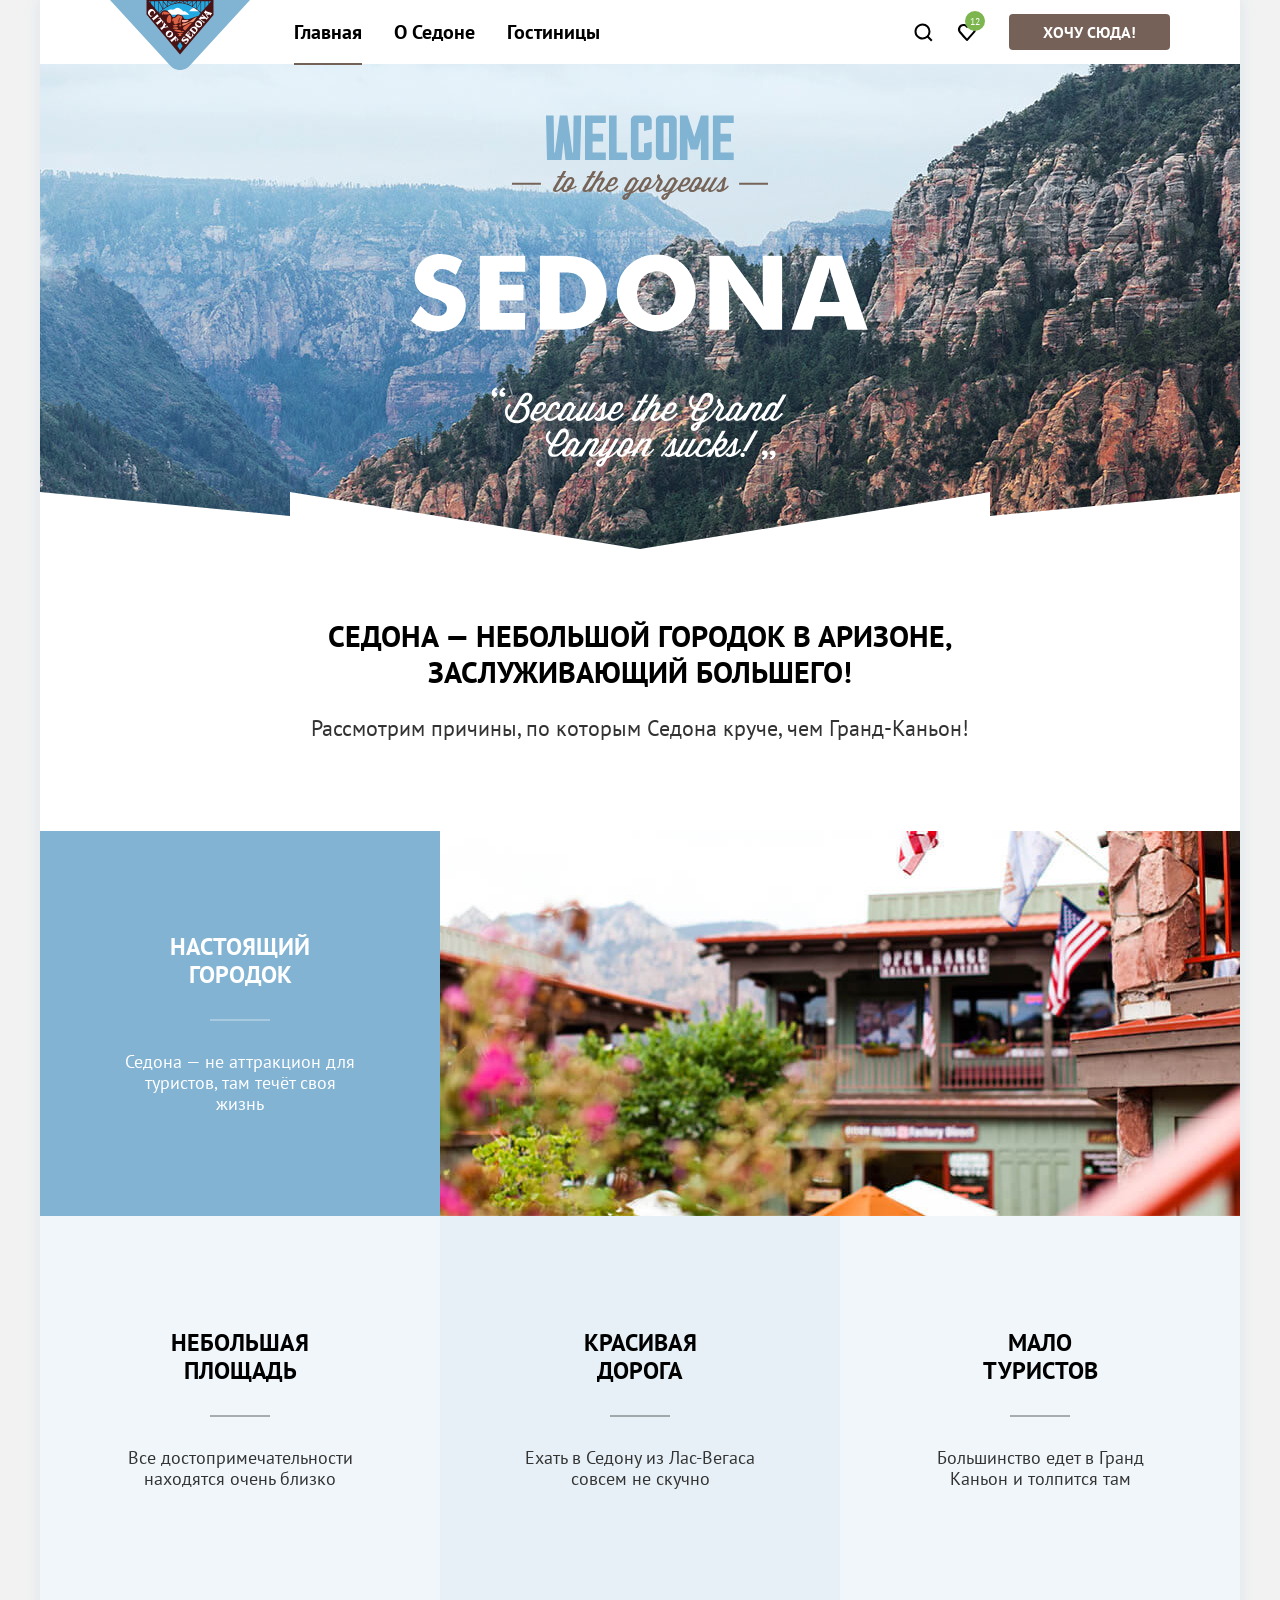
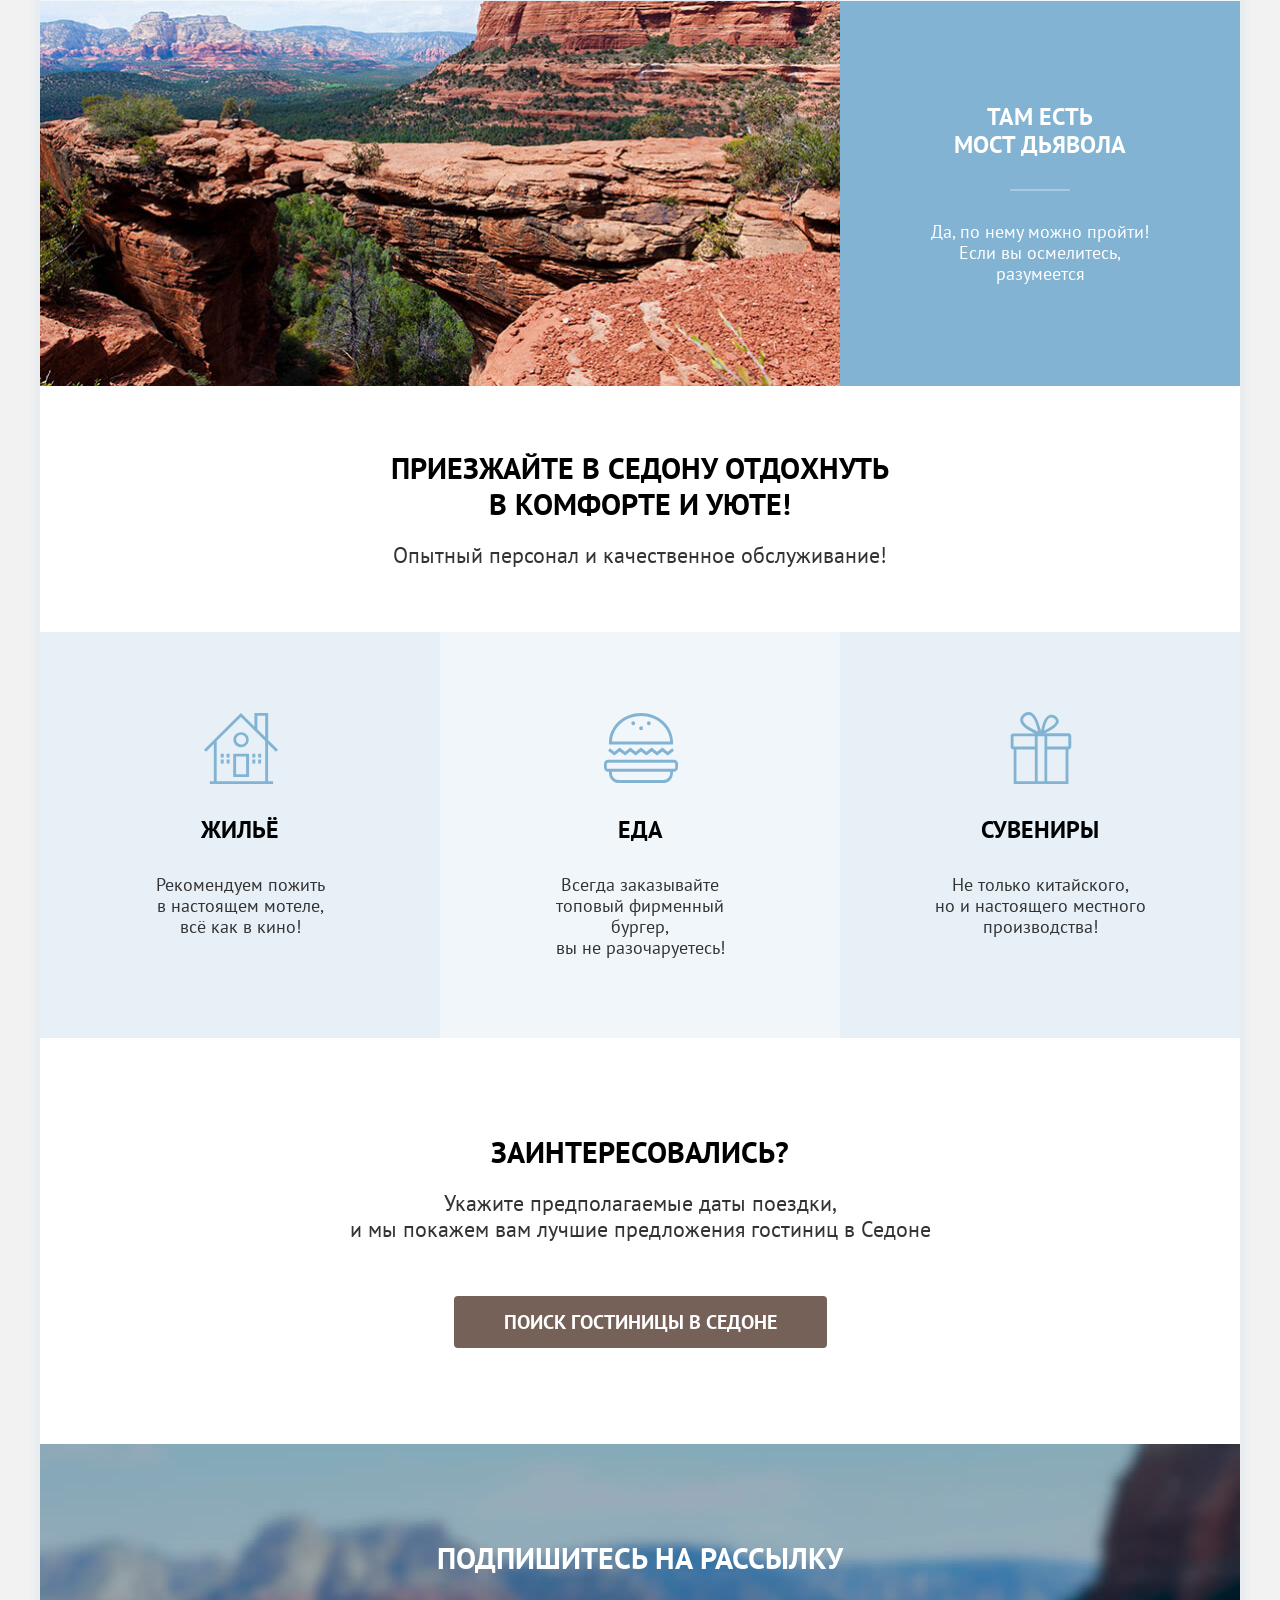
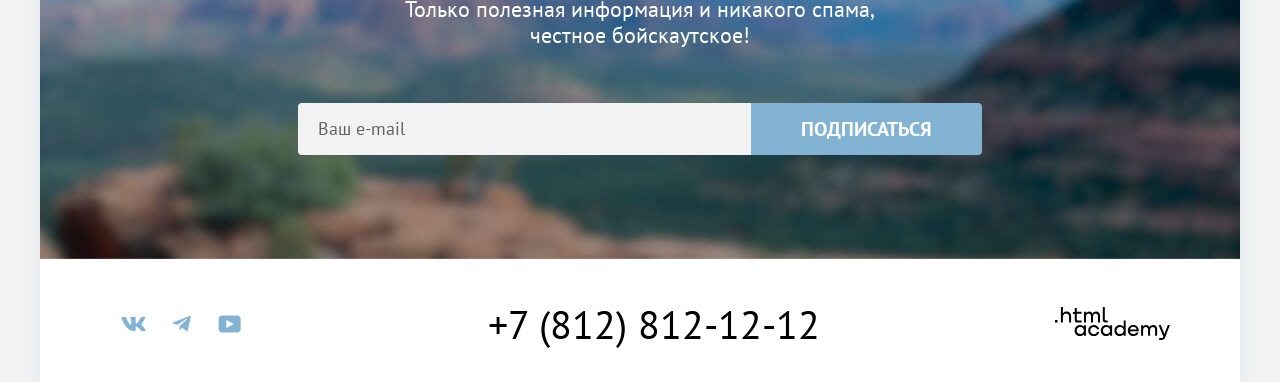
<file: index.html>
<!DOCTYPE html>
<html lang="ru">

  <head>
    <meta charset="utf-8">
    <meta name="viewport" content="width=device-width, initial-scale=1.0">
    <title>HTML Academy: Седона</title>
    <link rel="stylesheet" href="./styles/styles.css">
    <link rel="icon" href="favicon.ico" type="image/x-icon">
    <link rel="icon" href="images/favicon.png" type="image/png">
  </head>

  <body>

    <div class="container">
      <!-- шапка -->
      <header class="header" data-test="header">
        <a class="logo" href="index.html" aria-current="page">
          <img class="logo__images" src="./images/logo.svg" alt="Седона" title="Седона" width="140" height="70">
        </a>

        <nav class="nav">
          <ul class="nav__list">
            <li>
              <a class="nav__link" href="index.html" aria-current="page">Главная</a>
            </li>
            <li>
              <a class="nav__link" href="#">О Седоне</a>
            </li>
            <li>
              <a class="nav__link" href="catalog.html">Гостиницы</a>
            </li>
          </ul>
        </nav>

        <div class="header__links">
          <a class="header__links-icon header__links-icon--search" href="#">
            <span class="visually-hidden">Поиск</span>
          </a>
          <a class="header__links-icon header__links-icon--heart" href="#">
            <span class="visually-hidden">Избранное</span>
            <span class="header__links-number">12</span>
          </a>
        </div>

        <div class="header__buttons">
          <a class="button header__button" href="#">Хочу сюда!</a>
        </div>
      </header>

      <!-- контент -->
      <main data-test="main">
        <!-- баннер / header -->
        <header class="header-index" data-test="hero">
          <h1 class="visually-hidden">Седона</h1>
          <img class="header-index__images" src="./images/welcome.svg"
            alt="Welcome to the gorgeous Sedona, because the Grand Canyon sucks!" width="458" height="352">
        </header>

        <!-- преимущества -->
        <section class="advantages" data-test="advantages">
          <hgroup class="advantages__section-header section-header">
            <h2 class="visually-hidden">Преимущества</h2>
            <p class="advantages__hgroup-title title title--medium">
              Седона — небольшой городок в Аризоне,
              <span class="block">заслуживающий большего!</span>
            </p>
            <p class="subtitle">Рассмотрим причины, по которым Седона круче, чем Гранд-Каньон!</p>
          </hgroup>

          <ul class="advantages__list advantages__list--photo">
            <li class="advantages__item advantages__item--photo">
              <div class="advantages__card">
                <h3 class="advantages__title title title--small title--line">
                  Настоящий
                  <span class="block">городок</span>
                </h3>
                <p class="advantages__subtitle">Седона — не аттракцион для туристов, там течёт своя жизнь</p>
              </div>

              <img class="advantages__image" src="./images/advantages-city.jpg" alt="Здание с зелёными стенами и террасой, украшенное флагами. Видны горы на заднем плане. Есть деревья и цветы" width="800" height="385">
            </li>
            <li class="advantages__item">
              <div class="advantages__card">
                <h3 class="advantages__title title title--small title--line">
                  Небольшая
                  <span class="block">площадь</span>
                </h3>
                <p class="advantages__subtitle">Все достопримечательности находятся очень близко</p>
              </div>
            </li>
            <li class="advantages__item">
              <div class="advantages__card">
                <h3 class="advantages__title title title--small title--line">
                  Красивая
                  <span class="block">дорога</span>
                </h3>
                <p class="advantages__subtitle">Ехать в Седону из Лас-Вегаса совсем не скучно</p>
              </div>
            </li>
            <li class="advantages__item">
              <div class="advantages__card">
                <h3 class="advantages__title title title--small title--line">
                  Мало
                  <span class="block">туристов</span>
                </h3>
                <p class="advantages__subtitle">Большинство едет в Гранд Каньон и толпится там</p>
              </div>
            </li>
            <li class="advantages__item advantages__item--photo">
              <img class="advantages__image" src="./images/advantages-bridge.jpg" alt="Скалистый пейзаж с красными горами и утёсами. Видны зелёные деревья и кустарники. Вдали — горы и небо." width="800" height="385">
              <div class="advantages__card">
                <h3 class="advantages__title title title--small title--line">
                  Там есть
                  <span class="block">мост дьявола</span>
                </h3>
                <p class="advantages__subtitle">Да, по нему можно пройти! Если вы осмелитесь, разумеется</p>
              </div>
            </li>
          </ul>
        </section>

        <!-- сервис -->
        <section class="advantages services">
          <hgroup class="section-header">
            <h2 class="visually-hidden">Сервис</h2>
            <p class="services__title title title--medium">
              Приезжайте в Седону отдохнуть
              <span class="block">в комфорте и уюте!</span>
            </p>
            <p class="subtitle">Опытный персонал и качественное обслуживание!</p>
          </hgroup>

          <ul class="advantages__list">
            <li class="advantages__item">
              <div class="advantages__card advantages__card-icon advantages__card-icon--home">
                <h3 class="advantages__title title title--small">Жильё</h3>
                <p class="advantages__subtitle">
                  Рекомендуем пожить
                  <span class="block">в&nbsp;настоящем мотеле,</span>
                  всё как в&nbsp;кино!
                </p>
              </div>
            </li>
            <li class="advantages__item">
              <div class="advantages__card advantages__card-icon advantages__card-icon--food">
                <h3 class="advantages__title title title--small">Еда</h3>
                <p class="advantages__subtitle">
                  Всегда заказывайте
                  <span class="block">топовый фирменный бургер,</span>
                  вы&nbsp;не&nbsp;разочаруетесь!
                </p>
              </div>
            </li>
            <li class="advantages__item">
              <div class="advantages__card advantages__card-icon advantages__card-icon--gift">
                <h3 class="advantages__title title title--small">Сувениры</h3>
                <p class="advantages__subtitle">
                  Не&nbsp;только китайского,
                  <span class="block">но&nbsp;и&nbsp;настоящего местного</span>
                  производства!
                </p>
              </div>
            </li>
          </ul>
        </section>

        <!-- кнопка на поиск -->
        <section class="search" data-test="search">
          <hgroup class="search__section-header section-header">
            <h2 class="visually-hidden">Поиск гостиницы в Седоне</h2>
            <p class="title title--medium">Заинтересовались?</p>
            <p class="subtitle">
              Укажите предполагаемые даты поездки,
              <span class="block">и мы покажем вам лучшие предложения гостиниц в Седоне</span>
            </p>
          </hgroup>

          <!-- Кнопка открывает модальное окно. Есть простой скрипт -->
          <button class="search__button button js-modal-open" type="button">Поиск гостиницы в седоне</button>
        </section>
      </main>

      <!-- подвал -->
      <footer class="footer" data-test="footer">
        <!-- рассылка -->
        <article class="subscribe subscribe--index" data-test="subscribe">

          <hgroup class="subscribe__section-header section-header">
            <h2 class="title title--medium">Подпишитесь на рассылку</h2>
            <p class="subtitle">
              Только полезная информация и никакого спама,
              <span class="block">честное бойскаутское!</span>
            </p>
          </hgroup>

          <form class="subscribe__form form" action="https://echo.htmlacademy.ru/" method="post">
            <label for="email" class="visually-hidden">Ваш e-mail</label>
            <input class="subscribe__input form__input" type="email" placeholder="Ваш e-mail" name="email" id="email" required>
            <button class="subscribe__button button button--secondary" type="submit">Подписаться</button>
          </form>
        </article>

        <div class="footer__grid">
          <!-- социальные сети -->
          <section>
            <h2 class="visually-hidden">Социальные сети</h2>

            <ul class="social-list">
              <li>
                <a class="social-list__icon social-list__icon--vk" href="https://vk.com/htmlacademy">
                  <span class="visually-hidden">Вконтакте</span>
                </a>
              </li>
              <li>
                <a class="social-list__icon social-list__icon--telegram" href="https://t.me/htmlacademy">
                  <span class="visually-hidden">Телеграм</span>
                </a>
              </li>
              <li>
                <a class="social-list__icon social-list__icon--youtube" href="https://www.youtube.com/user/htmlacademyru">
                  <span class="visually-hidden">ЮТуб</span>
                </a>
              </li>
            </ul>
          </section>

          <!-- контакты -->
          <section class="footer__contacts">
            <h2 class="visually-hidden">Контакты</h2>

            <a class="footer__contacts-phone" href="tel:+78128121212">+7 (812) 812-12-12</a>
          </section>

          <!-- партнёры -->
          <section class="footer__partners">
            <h2 class="visually-hidden">Партнёры</h2>

            <a class="footer__partners-link footer__partners-link--htmlacademy" href="https://htmlacademy.ru/intensive/htmlcss">
              <svg class="footer__partners-link-icon" role="img" aria-label="HTML Academy" width="115" height="33" viewBox="0 0 115 33" xmlns="http://www.w3.org/2000/svg"><g clip-path="url(#a)"><path d="M0 12.9v2.6h2.5v-2.6h-2.5Zm11.6-8.4c-1.6 0-2.8.7-3.6 1.7h-.1v-6.2h-2v15.5h2v-5.3c0-2.1 1.3-3.6 3.3-3.6 1.8 0 2.9 1.4 2.9 3.2v5.7h2v-6.1c.1-3-1.8-4.9-4.5-4.9Zm15 .3h-4.8v-3.7h-2v3.8h-1.9v2h1.9v6c0 1.7 1 2.7 2.7 2.7h4.1v-2h-3.7c-.7 0-1.1-.4-1.1-1.1v-5.7h4.8v-2Zm14.5-.2c-1.6 0-2.9.8-3.5 2.1h-.1c-.6-1.2-1.8-2.1-3.4-2.1-1.4 0-2.5.8-3.1 1.8h-.1v-1.6h-1.9v10.6h2v-5.4c0-2 1-3.5 2.6-3.5 1.5 0 2.4 1 2.4 2.6v6.3h2v-5.6c0-2.4 1.4-3.3 2.6-3.3 1.5 0 2.4 1 2.4 2.6v6.3h2v-6.5c.1-2.5-1.4-4.3-3.9-4.3Zm6.7 8.1c0 1.7 1 2.7 2.8 2.7h2v-2h-1.7c-.7 0-1.1-.4-1.1-1.1v-12.3h-2v12.7Zm-18.9 7c-.9-1.1-2.2-1.8-3.9-1.8-3.1 0-5.4 2.3-5.4 5.6s2.3 5.6 5.4 5.6c1.8 0 3-.8 3.8-1.9h.1v1.6h2v-10.6h-2v1.5Zm-3.6 7.4c-2.2 0-3.6-1.6-3.6-3.6s1.4-3.6 3.6-3.6 3.6 1.6 3.6 3.6c0 1.9-1.4 3.6-3.6 3.6Zm18.9-5.1c-.5-2.4-2.6-4.1-5.4-4.1a5.4 5.4 0 0 0-5.6 5.6c0 3.1 2.2 5.6 5.6 5.6 2.8 0 4.9-1.8 5.4-4.2h-2.1a3.4 3.4 0 0 1-3.3 2.3c-2.2 0-3.6-1.6-3.6-3.6s1.4-3.6 3.6-3.6c1.6 0 2.8 1 3.3 2.2h2.1v-.2Zm10.9-2.3c-.9-1.1-2.2-1.8-3.9-1.8-3.1 0-5.4 2.3-5.4 5.6s2.3 5.6 5.4 5.6c1.8 0 3-.8 3.8-1.9h.1v1.6h2v-10.6h-2v1.5Zm-3.6 7.4c-2.2 0-3.6-1.6-3.6-3.6s1.4-3.6 3.6-3.6 3.6 1.6 3.6 3.6c0 1.9-1.5 3.6-3.6 3.6Zm17.2-7.3c-.9-1.1-2.2-1.9-3.9-1.9-3.1 0-5.4 2.3-5.4 5.6s2.2 5.6 5.4 5.6c1.7 0 3-.8 3.8-1.8h.1v1.5h2v-15.4h-2v6.4Zm-3.6 7.3c-2.2 0-3.6-1.6-3.6-3.6s1.4-3.6 3.6-3.6 3.6 1.6 3.6 3.6c-.1 2-1.5 3.6-3.6 3.6Zm13.2-9.2c-3.3 0-5.5 2.5-5.5 5.6 0 3 2.1 5.6 5.5 5.6 2.5 0 4.5-1.3 5.2-3.6h-2.1c-.5 1-1.6 1.6-3 1.6-1.9 0-3.3-1.3-3.4-2.9h8.8c.2-3.6-2-6.3-5.5-6.3Zm0 1.9c1.7 0 3 1 3.3 2.6h-6.5c.3-1.5 1.5-2.6 3.2-2.6Zm19.9-1.9c-1.6 0-2.9.8-3.6 2h-.1c-.6-1.2-1.8-2-3.4-2-1.4 0-2.5.7-3.1 1.8v-1.5h-1.9v10.6h2v-5.4c0-2 1-3.4 2.6-3.5 1.5 0 2.4 1 2.4 2.6v6.3h2v-5.6c0-2.4 1.4-3.3 2.6-3.3 1.5 0 2.4 1 2.4 2.6v6.3h2v-6.5c.1-2.6-1.4-4.4-3.9-4.4Zm11.2 9.1-3.6-8.9h-2.2l4.8 11.6c-.3.9-.7 1.2-1.7 1.2h-2.5v2h2.5c1.8 0 2.8-.8 3.5-2.6l4.7-12.2h-2.1l-3.4 8.9Z" /></g><defs><clipPath id="a"><path fill="#fff" d="M0 0h115v33h-115z" /></clipPath></defs></svg>
            </a>
          </section>
        </div>
      </footer>
    </div>

    <!-- модальное окно -->
    <div class="modal">
      <div class="modal__window">

        <header class="modal__header">
          <h2 class="modal__title title title--medium">Поиск гостиницы в Седоне</h2>
          <button class="modal__close-button js-modal-close" type="button">
            <span class="visually-hidden">Закрыть</span>
          </button>
        </header>

        <form class="modal__form form" action="https://echo.htmlacademy.ru/" method="post">

          <div class="modal__label modal__label--date">
            <label class="modal__label-text" for="check-in-date">Дата Заезда:</label>
            <input class="form__input modal__input modal__input--date" type="text" id="check-in-date" name="check-in-date" value="27 апреля 2020" placeholder="Выберите дату" required>
            <p class="error-message">Мы не можем отправить вас в прошлое.</p>
          </div>

          <div class="modal__label modal__label--date">
            <label class="modal__label-text" for="check-out-date">Дата Выезда:</label>
            <input class="form__input modal__input modal__input--date" type="text" id="check-out-date" name="check-out-date" value="1 сентября 2023" placeholder="Выберите дату" required>
            <p class="additional-info">На эти даты есть свободные номера. Пока есть.</p>
          </div>

          <div class="modal__label modal__label--counter">
            <label class="modal__label-text" for="adults-count">Взрослые:</label>
            <div class="modal__counter-controls">
              <button type="button" class="modal__counter-button modal__counter-minus">
                <span class="visually-hidden">Уменьшить количество гостей</span>
              </button>
              <input class="form__input modal__input modal__input--counter" type="number" name="adults-count" id="adults-count" value="2" min="1" max="99" required>
              <button type="button" class="modal__counter-button modal__counter-plus">
                <span class="visually-hidden">Увеличить количество гостей</span>
              </button>
            </div>
          </div>

          <div class="modal__label modal__label--counter modal__label--children">
            <div class="modal__label-text">
              <label for="children-count">Дети:</label>
              <button type="button" class="modal__children-count-info info">
                <span class="visually-hidden">Информация о детях</span>
                <span class="info__text">Укажите количество детей, которые будут с вами, возраст которых от 6 до 18 лет. Дети до 6 лет размещаются бесплатно.</span>
              </button>
            </div>
            <div class="modal__counter-controls">
              <button type="button" class="modal__counter-button modal__counter-minus">
                <span class="visually-hidden">Уменьшить количество детей</span>
              </button>
              <input class="form__input modal__input modal__input--counter" type="number" name="children-count" id="children-count" value="2" min="0" max="99" required>
              <button type="button" class="modal__counter-button modal__counter-plus">
                <span class="visually-hidden">Увеличить количество детей</span>
              </button>
            </div>
          </div>

          <button type="submit" class="modal__form-button button button--secondary">Найти</button>

        </form>
      </div>
    </div>

    <script src="./scripts/main.js"></script>

  </body>

</html>
</file>
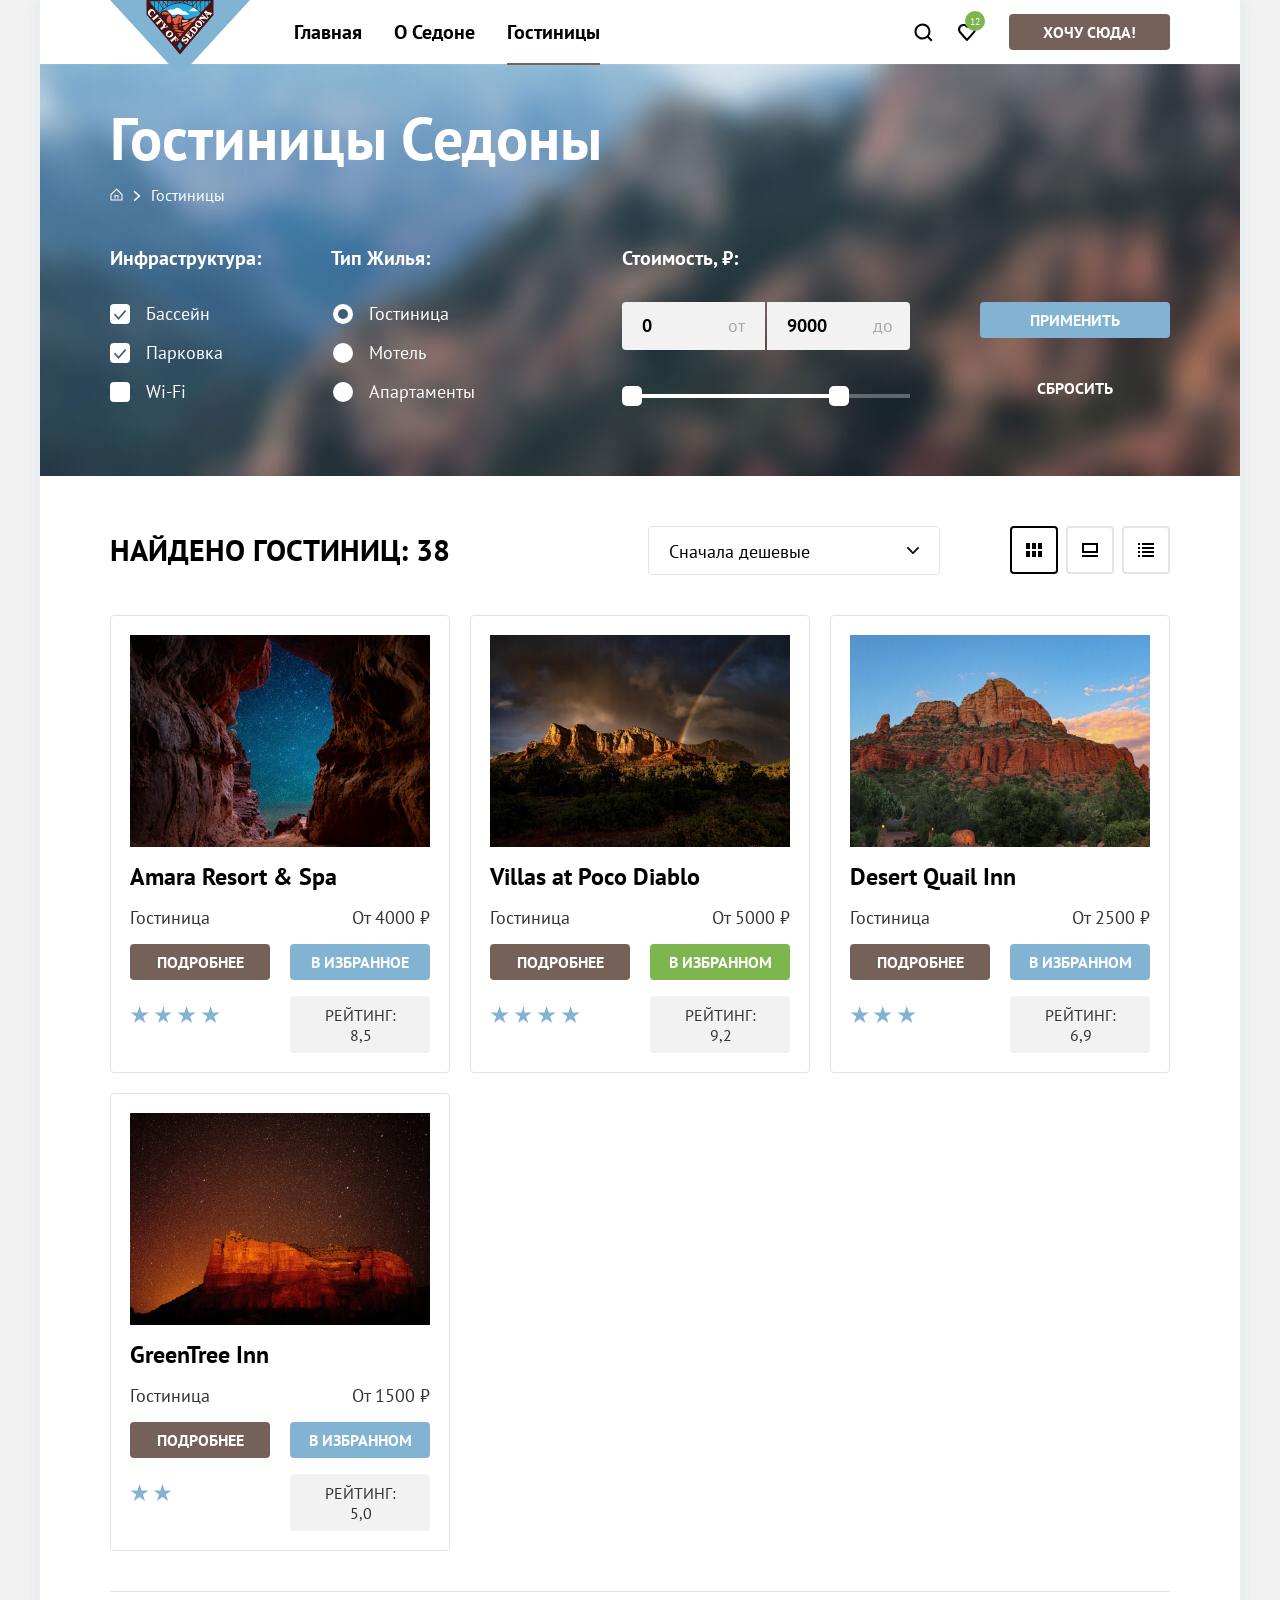
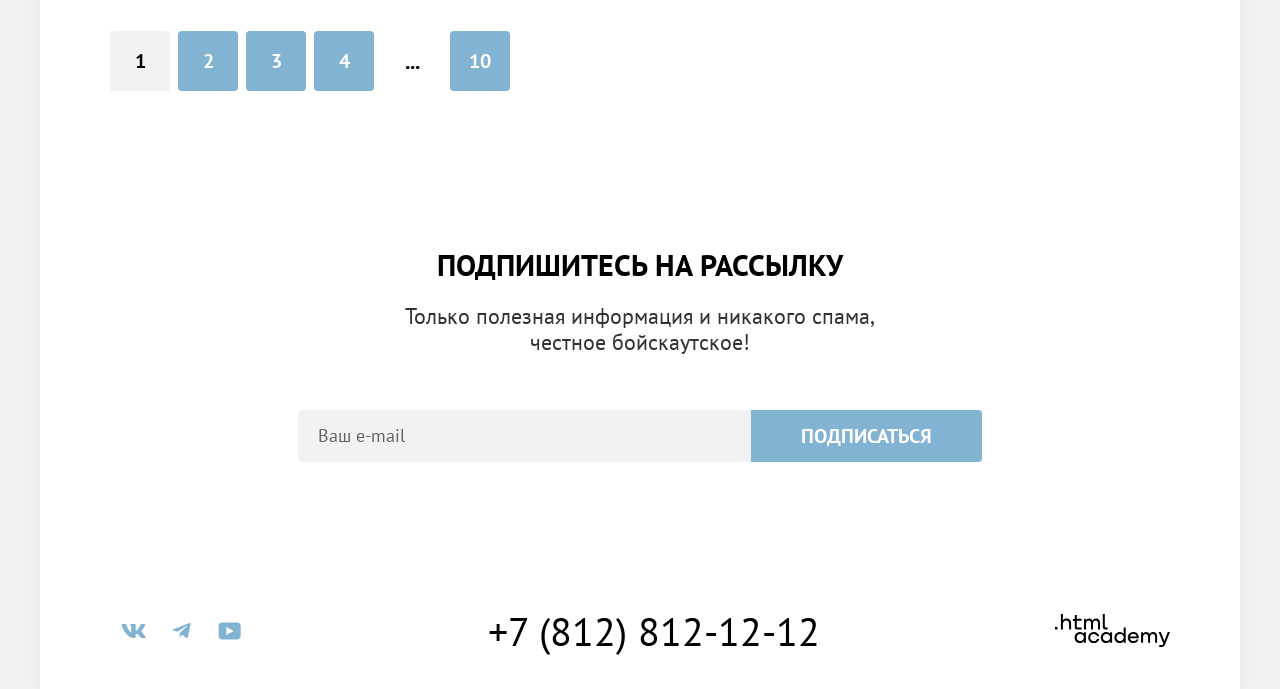
<file: catalog.html>
<!DOCTYPE html>
<html lang="ru">

  <head>
    <meta charset="utf-8">
    <meta name="viewport" content="width=device-width, initial-scale=1.0">
    <title>HTML Academy: Седона</title>
    <link rel="stylesheet" href="./styles/styles.css">
    <link rel="icon" href="favicon.ico" type="image/x-icon">
    <link rel="icon" href="images/favicon.png" type="image/png">
  </head>

  <body>

    <div class="container">
      <!-- шапка -->
      <header class="header" data-test="header">
        <a class="logo" href="index.html">
          <img class="logo__images" src="./images/logo.svg" alt="Седона" title="Седона" width="140" height="70">
        </a>

        <nav class="nav">
          <ul class="nav__list">
            <li>
              <a class="nav__link" href="index.html">Главная</a>
            </li>
            <li>
              <a class="nav__link" href="#">О Седоне</a>
            </li>
            <li>
              <a class="nav__link" href="catalog.html" aria-current="page">Гостиницы</a>
            </li>
          </ul>
        </nav>

        <div class="header__links">
          <a class="header__links-icon header__links-icon--search" href="#">
            <span class="visually-hidden">Поиск</span>
          </a>
          <a class="header__links-icon header__links-icon--heart" href="#">
            <span class="visually-hidden">Избранное</span>
            <span class="header__links-number">12</span>
          </a>
        </div>

        <div class="header__buttons">
          <a class="button header__button" href="#">Хочу сюда!</a>
        </div>
      </header>

      <!-- контент -->
      <main data-test="main">
        <!-- баннер / header -->
        <header class="filter" data-test="filter">
          <h1 class="title title--big">Гостиницы Седоны</h1>

          <!-- хлебные крошки -->
          <ol class="breadcrumb">
            <li class="breadcrumb__item">
              <a href="index.html" class="breadcrumb__link breadcrumb__link--home">
                <span class="visually-hidden">Главная</span>
              </a>
            </li>
            <li class="breadcrumb__item">
              <a class="breadcrumb__link">Гостиницы</a>
            </li>
          </ol>

          <!-- форма поиска -->
          <form action="https://echo.htmlacademy.ru/" method="get" class="filter__form form">
            <h2 class="visually-hidden">Поиск по фильтрам</h2>

            <!-- Инфраструктура -->
            <fieldset class="filter__group">
              <legend class="filter__legend title title--smaller">Инфраструктура:</legend>

              <label class="filter__label" for="pool">
                <input class="filter__checkbox" type="checkbox" name="pool" id="pool" checked>
                Бассейн
              </label>
              <label class="filter__label" for="parking">
                <input class="filter__checkbox" type="checkbox" name="parking" id="parking" checked>
                Парковка
              </label>
              <label class="filter__label" for="wi-fi">
                <input class="filter__checkbox" type="checkbox" name="wi-fi" id="wi-fi">
                Wi-Fi
              </label>
            </fieldset>

            <!-- Тип Жилья -->
            <fieldset class="filter__group filter__group--type_housing">
              <legend class="filter__legend title title--smaller">Тип Жилья:</legend>

              <label class="filter__label" for="hotel">
                <input class="filter__radio" type="radio" name="type_housing" id="hotel" value="hotel" checked>
                Гостиница
              </label>
              <label class="filter__label" for="motel">
                <input class="filter__radio" type="radio" name="type_housing" id="motel" value="motel">
                Мотель
              </label>
              <label class="filter__label" for="apartments">
                <input class="filter__radio" type="radio" name="type_housing" id="apartments" value="apartments">
                Апартаменты
              </label>
            </fieldset>

            <!-- Стоимость -->
            <fieldset class="filter__group filter__group--price">
              <legend class="filter__legend filter__legend--price title title--smaller">Стоимость, ₽:</legend>

              <label class="filter__price-label" for="min_price">
                <span class="visually-hidden">Минимальная</span>
                <input class="form__input filter__input filter__input--min" type="number" min="0" max="100000" name="min_price" id="min_price" value="0" required>
                <span class="filter__price-text">от</span>
              </label>
              <label class="filter__price-label" for="max_price">
                <span class="visually-hidden">Максимальная</span>
                <input class="form__input filter__input filter__input--max" type="number" min="0" max="100000" name="max_price" id="max_price" value="9000" required>
                <span class="filter__price-text">до</span>
              </label>

              <div class="filter__range-scale">
                <div class="filter__range-bar">
                  <button type="button" class="filter__range-toggle">
                    <span class="visually-hidden">Минимальная цена</span>
                  </button>
                  <button type="button" class="filter__range-toggle">
                    <span class="visually-hidden">Максимальная цена</span>
                  </button>
                </div>
              </div>
            </fieldset>

            <!-- Кнопки фомы -->
            <div class="filter__group filter__button-wrap">
              <button class="filter__button button button--secondary" type="submit">Применить</button>
              <button class="filter__button button button--reset" type="reset">Сбросить</button>
            </div>
          </form>
        </header>

        <section class="catalog" data-test="catalog">
          <header class="catalog__header">
            <h2 class="visually-hidden">Результаты поиска</h2>
            <p class="catalog__title title title--medium">Найдено гостиниц: 38</p>

            <label for="sort">
              <span class="visually-hidden">Сортировать по:</span>
              <select class="form__select catalog__select" name="sort" id="sort">
                <option value="cheap">Сначала дешевые</option>
                <option value="expensive">Сначала дорогие</option>
              </select>
            </label>

            <ul class="catalog__view">
              <li>
                <a class="catalog__view-link catalog__view-link--tile" href="catalog.html?view=tile" role="radio" aria-checked="true" aria-selected="true">
                  <span class="visually-hidden">плитка</span>
                </a>
              </li>
              <li>
                <a class="catalog__view-link catalog__view-link--card" href="catalog.html?view=card" role="radio" aria-checked="false" aria-selected="false">
                  <span class="visually-hidden">карта</span>
                </a>
              </li>
              <li>
                <a class="catalog__view-link catalog__view-link--list" href="catalog.html?view=list" role="radio" aria-checked="false" aria-selected="false">
                  <span class="visually-hidden">список</span>
                </a>
              </li>
            </ul>
          </header>

          <!-- список поиска  -->
          <ul class="catalog__list">
            <li class="card">
              <a class="card__image-wrap" href="#" tabindex="-1">
                <img class="card__image" src="images/catalog/catalog-1.jpg" alt="Узкий проход между скалами, ведущий к ночному небу, усыпанному звёздами. Скалы имеют красноватый оттенок." width="300" height="212">
              </a>
              <a class="card__title" href="#" tabindex="-1">
                <h3 class="title title--small-nonecase">Amara Resort & Spa</h3>
              </a>

              <p class="card__price">
                <span>Гостиница</span>
                <span>От 4000 ₽</span>
              </p>

              <a class="card__button button" href="#">Подробнее</a>
              <button class="card__button button button--secondary" type="button">в избранное</button>

              <span class="card__star card__star--4">
                <span class="visually-hidden">Четыре звезды</span>
              </span>

              <span class="card__rating">Рейтинг: 8,5</span>
            </li>
            <li class="card">
              <a class="card__image-wrap" href="#" tabindex="-1">
                <img class="card__image" src="images/catalog/catalog-2.jpg" alt="Горы, освещённые закатным солнцем, с радугой на фоне тёмных облаков и зелёными деревьями у подножия." width="300" height="212">
              </a>
              <a class="card__title" href="#" tabindex="-1">
                <h3 class="title title--small-nonecase">Villas at Poco Diablo</h3>
              </a>

              <p class="card__price">
                <span>Гостиница</span>
                <span>От 5000 ₽</span>
              </p>

              <a class="card__button button" href="#">Подробнее</a>
              <button class="card__button button button--selected" type="button">в избранном</button>

              <span class="card__star  card__star--4">
                <span class="visually-hidden">Четыре звезды</span>
              </span>

              <span class="card__rating">Рейтинг: 9,2</span>
            </li>
            <li class="card">
              <a class="card__image-wrap" href="#" tabindex="-1">
                <img class="card__image" src="images/catalog/catalog-3.jpg" alt="Большой красный скалистый холм на фоне голубого неба с облаками и зеленью у подножия." width="300" height="212">
              </a>
              <a class="card__title" href="#" tabindex="-1">
                <h3 class="title title--small-nonecase">Desert Quail Inn</h3>
              </a>

              <p class="card__price">
                <span>Гостиница</span>
                <span>От 2500 ₽</span>
              </p>

              <a class="card__button button" href="#">Подробнее</a>
              <button class="card__button button button--secondary" type="button">в избранном</button>

              <span class="card__star  card__star--3">
                <span class="visually-hidden">Три звезды</span>
              </span>

              <span class="card__rating">Рейтинг: 6,9</span>
            </li>
            <li class="card">
              <a class="card__image-wrap" href="#" tabindex="-1">
                <img class="card__image" src="images/catalog/catalog-4.jpg" alt="Освещённый скалистый утёс на фоне ночного звёздного неба с оранжевым оттенком у горизонта." width="300" height="212">
              </a>
              <a class="card__title" href="#" tabindex="-1">
                <h3 class="title title--small-nonecase">GreenTree Inn</h3>
              </a>

              <p class="card__price">
                <span>Гостиница</span>
                <span>От 1500 ₽</span>
              </p>

              <a class="card__button button" href="#">Подробнее</a>
              <button class="card__button button button--secondary" type="button">в избранном</button>

              <span class="card__star  card__star--2">
                <span class="visually-hidden">Две звезды</span>
              </span>

              <span class="card__rating">Рейтинг: 5,0</span>
            </li>
          </ul>

          <!-- пагинация -->
          <ol class="pagination">
            <li>
              <a class="pagination__link" href="./catalog.html" aria-current="page">1</a>
            </li>
            <li>
              <a class="pagination__link" href="./catalog.html">2</a>
            </li>
            <li>
              <a class="pagination__link" href="./catalog.html">3</a>
            </li>
            <li>
              <a class="pagination__link" href="./catalog.html">4</a>
            </li>
            <li>
              <span class="pagination__link">...</span>
            </li>
            <li value="10">
              <a class="pagination__link" href="./catalog.html">10</a>
            </li>
          </ol>
        </section>

      </main>

      <!-- подвал -->
      <footer class="footer" data-test="footer">
        <!-- рассылка -->
        <article class="subscribe" data-test="subscribe">
          <hgroup class="subscribe__section-header section-header">
            <h2 class="title title--medium">Подпишитесь на рассылку</h2>
            <p class="subtitle">Только полезная информация и никакого спама, <span class="block">честное бойскаутское!</span></p>
          </hgroup>

          <form class="subscribe__form form" action="https://echo.htmlacademy.ru/" method="post">
            <label for="email" class="visually-hidden">Ваш e-mail</label>
            <input class="subscribe__input form__input" type="email" placeholder="Ваш e-mail" name="email" id="email" required>
            <button class="subscribe__button button button--secondary" type="submit">Подписаться</button>
          </form>
        </article>

        <div class="footer__grid">
          <!-- социальные сети -->
          <section>
            <h2 class="visually-hidden">Социальные сети</h2>

            <ul class="social-list">
              <li>
                <a class="social-list__icon social-list__icon--vk" href="https://vk.com/htmlacademy">
                  <span class="visually-hidden">Вконтакте</span>
                </a>
              </li>
              <li>
                <a class="social-list__icon social-list__icon--telegram" href="https://t.me/htmlacademy">
                  <span class="visually-hidden">Телеграм</span>
                </a>
              </li>
              <li>
                <a class="social-list__icon social-list__icon--youtube" href="https://www.youtube.com/user/htmlacademyru">
                  <span class="visually-hidden">ЮТуб</span>
                </a>
              </li>
            </ul>
          </section>

          <!-- контакты -->
          <section class="footer__contacts">
            <h2 class="visually-hidden">Контакты</h2>

            <a class="footer__contacts-phone" href="tel:+78128121212">+7 (812) 812-12-12</a>
          </section>

          <!-- партнёры -->
          <section class="footer__partners">
            <h2 class="visually-hidden">Партнёры</h2>

            <a class="footer__partners-link footer__partners-link--htmlacademy" href="https://htmlacademy.ru/intensive/htmlcss">
              <svg class="footer__partners-link-icon" role="img" aria-label="HTML Academy" width="115" height="33" viewBox="0 0 115 33" xmlns="http://www.w3.org/2000/svg"><g clip-path="url(#a)"><path d="M0 12.9v2.6h2.5v-2.6h-2.5Zm11.6-8.4c-1.6 0-2.8.7-3.6 1.7h-.1v-6.2h-2v15.5h2v-5.3c0-2.1 1.3-3.6 3.3-3.6 1.8 0 2.9 1.4 2.9 3.2v5.7h2v-6.1c.1-3-1.8-4.9-4.5-4.9Zm15 .3h-4.8v-3.7h-2v3.8h-1.9v2h1.9v6c0 1.7 1 2.7 2.7 2.7h4.1v-2h-3.7c-.7 0-1.1-.4-1.1-1.1v-5.7h4.8v-2Zm14.5-.2c-1.6 0-2.9.8-3.5 2.1h-.1c-.6-1.2-1.8-2.1-3.4-2.1-1.4 0-2.5.8-3.1 1.8h-.1v-1.6h-1.9v10.6h2v-5.4c0-2 1-3.5 2.6-3.5 1.5 0 2.4 1 2.4 2.6v6.3h2v-5.6c0-2.4 1.4-3.3 2.6-3.3 1.5 0 2.4 1 2.4 2.6v6.3h2v-6.5c.1-2.5-1.4-4.3-3.9-4.3Zm6.7 8.1c0 1.7 1 2.7 2.8 2.7h2v-2h-1.7c-.7 0-1.1-.4-1.1-1.1v-12.3h-2v12.7Zm-18.9 7c-.9-1.1-2.2-1.8-3.9-1.8-3.1 0-5.4 2.3-5.4 5.6s2.3 5.6 5.4 5.6c1.8 0 3-.8 3.8-1.9h.1v1.6h2v-10.6h-2v1.5Zm-3.6 7.4c-2.2 0-3.6-1.6-3.6-3.6s1.4-3.6 3.6-3.6 3.6 1.6 3.6 3.6c0 1.9-1.4 3.6-3.6 3.6Zm18.9-5.1c-.5-2.4-2.6-4.1-5.4-4.1a5.4 5.4 0 0 0-5.6 5.6c0 3.1 2.2 5.6 5.6 5.6 2.8 0 4.9-1.8 5.4-4.2h-2.1a3.4 3.4 0 0 1-3.3 2.3c-2.2 0-3.6-1.6-3.6-3.6s1.4-3.6 3.6-3.6c1.6 0 2.8 1 3.3 2.2h2.1v-.2Zm10.9-2.3c-.9-1.1-2.2-1.8-3.9-1.8-3.1 0-5.4 2.3-5.4 5.6s2.3 5.6 5.4 5.6c1.8 0 3-.8 3.8-1.9h.1v1.6h2v-10.6h-2v1.5Zm-3.6 7.4c-2.2 0-3.6-1.6-3.6-3.6s1.4-3.6 3.6-3.6 3.6 1.6 3.6 3.6c0 1.9-1.5 3.6-3.6 3.6Zm17.2-7.3c-.9-1.1-2.2-1.9-3.9-1.9-3.1 0-5.4 2.3-5.4 5.6s2.2 5.6 5.4 5.6c1.7 0 3-.8 3.8-1.8h.1v1.5h2v-15.4h-2v6.4Zm-3.6 7.3c-2.2 0-3.6-1.6-3.6-3.6s1.4-3.6 3.6-3.6 3.6 1.6 3.6 3.6c-.1 2-1.5 3.6-3.6 3.6Zm13.2-9.2c-3.3 0-5.5 2.5-5.5 5.6 0 3 2.1 5.6 5.5 5.6 2.5 0 4.5-1.3 5.2-3.6h-2.1c-.5 1-1.6 1.6-3 1.6-1.9 0-3.3-1.3-3.4-2.9h8.8c.2-3.6-2-6.3-5.5-6.3Zm0 1.9c1.7 0 3 1 3.3 2.6h-6.5c.3-1.5 1.5-2.6 3.2-2.6Zm19.9-1.9c-1.6 0-2.9.8-3.6 2h-.1c-.6-1.2-1.8-2-3.4-2-1.4 0-2.5.7-3.1 1.8v-1.5h-1.9v10.6h2v-5.4c0-2 1-3.4 2.6-3.5 1.5 0 2.4 1 2.4 2.6v6.3h2v-5.6c0-2.4 1.4-3.3 2.6-3.3 1.5 0 2.4 1 2.4 2.6v6.3h2v-6.5c.1-2.6-1.4-4.4-3.9-4.4Zm11.2 9.1-3.6-8.9h-2.2l4.8 11.6c-.3.9-.7 1.2-1.7 1.2h-2.5v2h2.5c1.8 0 2.8-.8 3.5-2.6l4.7-12.2h-2.1l-3.4 8.9Z" /></g><defs><clipPath id="a"><path fill="#fff" d="M0 0h115v33h-115z" /></clipPath></defs></svg>
            </a>
          </section>
        </div>
      </footer>
    </div>

  </body>

</html>
</file>
<file: styles/styles.css>
:root {
  --font-primary: "PT Sans", sans-serif;
  --text-primary: #000000;
  --text-secondary: #333333;
  --text-hover: #756157;
  --text-active: rgba(117, 97, 87, 30%);
  --text-error: #ff5757;
  --text-background-default: #ffffff;

  --button-text: #ffffff;
  --button-text-hover: rgba(255, 255, 255, 30%);
  --background-button-primary: #756157;
  --background-button-primary-hover: #615048;
  --background-button-secondary: #82b3d3;
  --background-button-secondary-hover: #68a2ca;
  --background-button-selected: #7db54f;
  --background-button-selected-hover: #6c9e42;
  --background-button-disabled: #e5e5e5;

  --background-basic: #ffffff;
  --background-basic-2: rgba(0, 0, 0, 30%);
  --background-primary: #82b3d3;
  --background-secondary-1: rgba(131, 179, 211, 12%);
  --background-secondary-2: rgba(131, 179, 211, 20%);

  --icon-basic: #000000;
  --icon-hover: #756157;
  --icon-active: rgba(117, 97, 87, 30%);
  --icon-secondary: #83b3d3;
  --icon-secondary-hover: #68a2ca;
  --icon-secondary-active: rgba(104, 162, 202, 30%);
  --icon-text: #7db54f;

  --form-inputs: #3f5e72;
  --form-elements-1: #e5e5e5;
  --form-elements-2: #f2f2f2;

  --special-cold-light: #83b3d3;

  --padding-horizontal: 70px;

  --transition-duration: 150ms;
  --transition-function: ease-in-out;
}

@font-face {
  font-weight: 400;
  font-family: "PT Sans";
  font-style: normal;
  src: url("../fonts/ptsans-400.woff2") format("woff2");
  font-display: swap;
}

@font-face {
  font-weight: 700;
  font-family: "PT Sans";
  font-style: normal;
  src: url("../fonts/ptsans-700.woff2") format("woff2");
  font-display: swap;
}

/* базовые стили */
html {
  height: 100%;
}

body {
  min-width: 1200px;
  height: 100%;
  margin: 0;
  font-family: var(--font-primary, "PT Sans", sans-serif);
  color: var(--text-primary, #000000);
  background-color: #f2f2f2;
}

img {
  max-width: 100%;
  height: auto;
  object-fit: contain;
}

.visually-hidden {
  position: absolute;
  width: 1px;
  height: 1px;
  margin: -1px;
  padding: 0;
  overflow: hidden;
  white-space: nowrap;
  border: 0;
  clip-path: inset(100%);
}

.block {
  display: block;
}

.container {
  display: grid;
  grid-template-rows: auto 1fr auto;
  width: 1200px;
  min-height: 100%;
  margin: 0 auto;
  background-color: #ffffff;
  box-shadow: 0 0 15px rgba(131, 179, 211, 20%);
}

.section-header {
  padding: 64px var(--padding-horizontal, 70px);
  text-align: center;
}

/* заголовки */
.title {
  margin-top: 0;
  font-weight: 700;
}

.title--big {
  margin-bottom: 8px;
  font-size: 60px;
  line-height: 78px;
}

.title--medium {
  margin-bottom: 20px;
  font-size: 30px;
  line-height: 36px;
  text-transform: uppercase;
}

.title--small {
  font-size: 24px;
  line-height: 28px;
  text-transform: uppercase;
}

.title--small-nonecase {
  font-size: 24px;
  line-height: 28px;
}

.title--smaller {
  font-size: 20px;
  line-height: 24px;
}

.title--line::after {
  content: "";
  display: block;
  width: 60px;
  height: 2px;
  margin: 30px auto 0;
  background-color: currentColor;
  opacity: 30%;
}

.subtitle {
  margin: 0;
  font-weight: 400;
  font-size: 22px;
  line-height: 26px;
  color: var(--text-secondary, #333333);
}

/* кнопки */
.button {
  box-sizing: border-box;
  min-width: 161px;
  padding: 8px 34px;
  font-weight: 700;
  font-size: 16px;
  line-height: 20px;
  font-family: inherit;
  text-align: center;
  color: var(--button-text, #ffffff);
  text-transform: uppercase;
  text-decoration: none;
  background-color: var(--background-button-primary, #756157);
  border: 0;
  border-radius: 4px;
  transition: background-color var(--transition-duration, 150ms) var(--transition-function, ease-in-out), color var(--transition-duration, 150ms) var(--transition-function, ease-in-out), border var(--transition-duration, 150ms) var(--transition-function, ease-in-out);
}

.button:disabled {
  background-color: var(--background-button-disabled, #e5e5e5);
  cursor: not-allowed;
}

.button:not(:disabled):hover {
  background-color: var(--background-button-primary-hover, #615048);
  cursor: pointer;
}

.button:not(:disabled):focus {
  background-color: var(--background-button-primary-hover, #615048);
}

.button:not(:disabled):active {
  color: var(--button-text-hover, rgba(255, 255, 255, 30%));
}

.button--secondary {
  background-color: var(--background-button-secondary, #82b3d3);
}

.button--secondary:not(:disabled):hover {
  background-color: var(--background-button-secondary-hover, #68a2ca);
}

.button--secondary:not(:disabled):focus {
  background-color: var(--background-button-secondary-hover, #68a2ca);
}

.button--selected {
  background-color: var(--background-button-selected, #7db54f);
}

.button--selected:not(:disabled):hover {
  background-color: var(--background-button-selected-hover, #6c9e42);
}

.button--selected:not(:disabled):focus {
  background-color: var(--background-button-selected-hover, #6c9e42);
}

.button--reset {
  color: inherit;
  background-color: transparent;
}

.button--reset:not(:disabled):hover {
  color: var(--button-text-hover, rgba(255, 255, 255, 30%));
  background-color: transparent;
}

.button--reset:not(:disabled):focus {
  color: var(--button-text-hover, rgba(255, 255, 255, 30%));
  background-color: transparent;
}

.button--reset:not(:disabled):active {
  color: inherit;
  background-color: transparent;
  opacity: 30%;
}

.button--reset:disabled {
  background-color: transparent;
  opacity: 10%;
}

.form__input {
  padding: 14px 20px;
  font-weight: 400;
  font-size: 18px;
  line-height: 24px;
  font-family: inherit;
  color: var(--text-primary, #000000);
  background-color: var(--form-elements-2, #f2f2f2);
  border: 0;
  border-radius: 4px;
  transition: background-color var(--transition-duration, 150ms) var(--transition-function, ease-in-out);
}

.form__input:not(:placeholder-shown):invalid {
  position: relative;
  z-index: 0;
  outline: auto;
  outline-color: var(--text-error, #ff5757);
}

.form__input:disabled {
  cursor: not-allowed;
  opacity: 50%;
}

.form__input:not(:disabled):hover {
  background-color: var(--form-elements-1, #e5e5e5);
}

.form__input:not(:disabled):focus {
  position: relative;
  background-color: var(--form-elements-1, #e5e5e5);
}

.form__input::placeholder {
  color: rgba(0, 0, 0, 60%);
  opacity: 1;
}

.form__select {
  height: 49px;
  padding: 14px 60px 14px 20px;
  font-weight: 400;
  font-size: 18px;
  line-height: 21px;
  font-family: inherit;
  color: var(--text-primary, #000000);
  background-color: var(--background-basic, #ffffff);
  background-image: url("../images/icons/select-arrow.svg");
  background-repeat: no-repeat;
  background-position: right 20px center;
  background-size: 12px 8px;
  border: 1px solid var(--form-elements-1, #e5e5e5);
  border-radius: 4px;
  transition: border var(--transition-duration, 150ms) var(--transition-function, ease-in-out);
  appearance: none;
}

.form__select:not(:disabled):hover {
  border-color: var(--background-button-secondary-hover, #68a2ca);
}

.form__select:not(:disabled):focus {
  border-color: var(--background-button-secondary-hover, #68a2ca);
}

.form__select:disabled {
  border-color: var(--text-primary, #000000);
  opacity: 30%;
}

/* шапка сайта */
.header {
  display: flex;
  align-items: flex-start;
  padding: 0 var(--padding-horizontal, 70px);
}

.logo {
  position: relative;
  display: block;
  flex-shrink: 0;
  width: 140px;
  height: 64px;
  margin-right: 28px;
  transition: opacity var(--transition-duration, 150ms) var(--transition-function, ease-in-out);
}

.logo:hover {
  opacity: 0.8;
}

.logo:focus {
  opacity: 0.8;
}

.logo:active {
  opacity: 0.6;
}

.logo__images {
  display: block;
  width: 140px;
  height: 70px;
}

.header__links {
  display: flex;
  flex-wrap: wrap;
  margin-left: auto;
}

.header__links-icon {
  position: relative;
  display: block;
  width: 44px;
  height: 64px;
  color: var(--icon-basic, #000000);
  text-decoration: none;
  transition: color var(--transition-duration, 150ms) var(--transition-function, ease-in-out);
}

.header__links-icon:hover {
  color: var(--text-hover, #756157);
}

.header__links-icon:focus {
  color: var(--text-hover, #756157);
}

.header__links-icon:active {
  color: var(--text-active, rgba(117, 97, 87, 30%));
}

.header__links-icon::before {
  content: "";
  position: absolute;
  top: 50%;
  left: 50%;
  width: 20px;
  height: 20px;
  background-color: currentColor;
  transform: translate(-50%, -50%);
  mask-position: center;
  mask-repeat: no-repeat;
  mask-size: contain;
}

.header__links-icon--search::before {
  mask-image: url("../images/icons/search.svg");
}

.header__links-icon--heart::before {
  mask-image: url("../images/icons/heart.svg");
}

.header__links-number {
  position: absolute;
  top: 11px;
  right: 4px;
  display: flex;
  justify-content: center;
  align-items: center;
  box-sizing: border-box;
  min-width: 20px;
  height: 20px;
  min-height: 20px;
  padding: 5px 4px;
  font-size: 10px;
  color: #ffffff;
  background-color: var(--icon-text, #7db54f);
  border-radius: 20px;
}

.header__buttons {
  margin-left: 20px;
}

.header__button {
  display: block;
  max-width: 200px;
  margin: 14px 0;
}

/* навигация */
.nav {
  max-width: 480px;
  margin-right: 20px;
}

.nav__list {
  display: flex;
  flex-wrap: wrap;
  margin: 0;
  padding: 0;
  list-style-type: none;
}

.nav__link {
  --padding-horizontal-link: 16px;
  display: block;
  padding: 20px var(--padding-horizontal-link);
  font-weight: 700;
  font-size: 20px;
  line-height: 24px;
  color: var(--text-primary, #000000);
  text-decoration: none;
  transition: color var(--transition-duration, 150ms) var(--transition-function, ease-in-out);
}

.nav__link:hover {
  color: var(--text-hover, #756157);
}

.nav__link:focus {
  color: var(--text-hover, #756157);
}

.nav__link:active {
  color: var(--text-active, rgba(117, 97, 87, 30%));
}

.nav__link[aria-current="page"] {
  position: relative;
}

.nav__link[aria-current="page"]::after {
  content: "";
  position: absolute;
  right: var(--padding-horizontal-link);
  bottom: -1px;
  left: var(--padding-horizontal-link);
  height: 2px;
  background-color: #756257;
}

/* шапка мейна */
.header-index {
  padding: 51px var(--padding-horizontal, 70px) 0;
  text-align: center;
  color: var(--text-background-default, #ffffff);
  background-color: #3e4b57;
  background-image: url("../images/bg-header-index.jpg");
  background-repeat: no-repeat;
  background-position: center;
  background-size: cover;
}

.header-index::after {
  content: "";
  display: block;
  width: calc(100% + var(--padding-horizontal, 70px) * 2);
  height: 57px;
  margin-top: 25px;
  margin-left: calc(var(--padding-horizontal, 70px) * -1);
  background-image: url("../images/divider-header-index.svg");
  background-repeat: no-repeat;
  background-position: center top;
  background-size: cover;
}

.header-index__images {
  display: block;
  width: 458px;
  height: 352px;
  margin: 0 auto;
}

/* преимущества */
.advantages__section-header {
  margin-bottom: 21px;
  padding-top: 69px;
  padding-bottom: 69px;
}

.advantages__hgroup-title {
  margin-bottom: 25px;
}

.advantages__list {
  display: flex;
  flex-wrap: wrap;
  margin: 0;
  padding: 0;
  list-style-type: none;
}

.advantages__item:nth-child(odd) {
  background-color: var(--background-secondary-2, rgba(131, 179, 211, 20%));
}

.advantages__card {
  display: flex;
  flex-direction: column;
  justify-content: center;
  box-sizing: border-box;
  width: 400px;
  min-height: 385px;
  padding: 102px 85px;
  text-align: center;
}

.advantages__card-icon {
  padding-top: 80px;
  padding-bottom: 80px;
}

.advantages__card-icon::before {
  content: "";
  display: block;
  width: 75px;
  height: 72px;
  margin: 0 auto 32px;
  background-color: var(--icon-secondary, #83b3d3);
  mask-position: center;
  mask-size: contain;
  mask-repeat: no-repeat;
}

.advantages__card-icon--home::before {
  mask-image: url("../images/service-home.svg");
}

.advantages__card-icon--food::before {
  mask-image: url("../images/service-burger.svg");
}

.advantages__card-icon--gift::before {
  mask-image: url("../images/service-gift.svg");
}

.advantages__image {
  display: block;
  width: 800px;
  height: 385px;
}

.advantages__item:nth-child(even) {
  background-color: var(--background-secondary-1, rgba(131, 179, 211, 12%));
}

.advantages__list--photo .advantages__item--photo {
  display: flex;
  color: var(--text-background-default, #ffffff);
  background-color: var(--background-button-secondary, #82b3d3);
}

.advantages__list--icon .advantages__item:nth-child(even) {
  background-color: transparent;
}

.advantages__item--photo p {
  color: inherit;
}

.advantages__title {
  margin-bottom: 30px;
}

.advantages__subtitle {
  margin: 0;
  font-size: 18px;
  line-height: 21px;
  color: var(--text-secondary, #333333);
}

/* кнопка на поиск */
.search {
  padding: 96px var(--padding-horizontal, 70px);
  text-align: center;
}

.search__section-header {
  margin-bottom: 54px;
  padding: 0;
}

.search__button {
  display: block;
  margin: 0 auto;
  padding-right: 50px;
  padding-left: 50px;
  font-size: 20px;
  line-height: 36px;
  text-transform: uppercase;
}

/* подвал */
.subscribe {
  padding: 96px var(--padding-horizontal, 70px) 104px;
  text-align: center;
}

.subscribe__section-header {
  margin-bottom: 55px;
  padding: 0;
}

.subscribe__form {
  display: flex;
  width: 100%;
  max-width: 684px;
  margin: 0 auto;
}

.subscribe__input {
  flex-grow: 1;
  border-top-right-radius: 0;
  border-bottom-right-radius: 0;
}

.subscribe__button {
  max-width: 300px;
  padding-right: 50px;
  padding-left: 50px;
  font-size: 20px;
  line-height: 36px;
  text-transform: uppercase;
  border-top-left-radius: 0;
  border-bottom-left-radius: 0;
}

.subscribe--index {
  color: var(--text-background-default, #ffffff);
  background-color: #3e4b57;
  background-image: url("../images/bg-mailing-index.jpg");
  background-repeat: no-repeat;
  background-position: center;
  background-size: cover;
}

.subscribe--index .subtitle {
  color: inherit;
}

.footer__grid {
  display: grid;
  grid-template-columns: 1fr auto 1fr;
  padding: 45px var(--padding-horizontal, 70px) 35px;
  gap: var(--padding-horizontal, 70px);
}

.social-list {
  display: flex;
  flex-wrap: wrap;
  margin: 0;
  padding: 0;
  list-style-type: none;
}

.social-list__icon {
  display: block;
  width: 48px;
  height: 40px;
  color: var(--icon-secondary, #83b3d3);
  transition: color var(--transition-duration, 150ms) var(--transition-function, ease-in-out);
}

.social-list__icon::before {
  content: "";
  display: block;
  width: 48px;
  height: 40px;
  background-color: currentColor;
  mask-position: center;
  mask-size: contain;
  mask-repeat: no-repeat;
}

.social-list__icon:hover {
  color: var(--icon-secondary-hover, #68a2ca);
}

.social-list__icon:focus {
  color: var(--icon-secondary-hover, #68a2ca);
}

.social-list__icon:active {
  color: var(--icon-secondary-active, rgba(104, 162, 202, 30%));
}

.social-list__icon--vk::before {
  mask-image: url("../images/social/vk.svg");
}

.social-list__icon--telegram::before {
  mask-image: url("../images/social/telegram.svg");
}

.social-list__icon--youtube::before {
  mask-image: url("../images/social/youtube.svg");
}

.footer__contacts {
  padding-left: 28px;
  text-align: center;
}

.footer__contacts-phone {
  font-size: 40px;
  line-height: 1;
  color: var(--text-primary, #000000);
  text-decoration: none;
  transition: color var(--transition-duration, 150ms) var(--transition-function, ease-in-out);
}

.footer__contacts-phone:hover {
  color: var(--text-hover, #756157);
}

.footer__contacts-phone:focus {
  color: var(--text-hover, #756157);
}

.footer__contacts-phone:active {
  color: var(--text-active, rgba(117, 97, 87, 30%));
}

.footer__partners {
  display: flex;
  flex-wrap: wrap;
  justify-content: end;
  gap: 15px;
}

.footer__partners-link {
  display: block;
  width: fit-content;
  margin: 3px 0;
  color: var(--icon-basic, #000000);
  text-decoration: none;
  transition: color var(--transition-duration, 150ms) var(--transition-function, ease-in-out);
}

.footer__partners-link:hover {
  color: var(--icon-hover, #756157);
}

.footer__partners-link:focus {
  color: var(--icon-hover, #756157);
}

.footer__partners-link:active {
  color: var(--icon-active, rgba(117, 97, 87, 30%));
}

.footer__partners-link-icon {
  fill: currentColor;
}

/* хлебные крошки */
.breadcrumb {
  --breadcrumb-gap: 10px;
  display: flex;
  flex-wrap: wrap;
  margin: 0 0 40px;
  padding: 0;
  list-style-type: none;
  gap: var(--breadcrumb-gap);
}

.breadcrumb__item {
  display: inline-flex;
  align-items: center;
  gap: var(--breadcrumb-gap);
}

.breadcrumb__item:not(:last-child)::after {
  content: "";
  display: block;
  width: 8px;
  height: 20px;
  background-color: currentColor;
  mask-position: center;
  mask-repeat: no-repeat;
  mask-size: contain;
  mask-image: url("../images/icons/breadcrumbs-split.svg");
}

.breadcrumb__link {
  font-size: 16px;
  line-height: 21px;
  color: inherit;
  text-decoration: none;
  transition: opacity var(--transition-duration, 150ms) var(--transition-function, ease-in-out);
}

.breadcrumb__link[href]:hover {
  opacity: 70%;
}

.breadcrumb__link[href]:focus {
  opacity: 70%;
}

.breadcrumb__link[href]:active {
  opacity: 30%;
}

.breadcrumb__link--home::before {
  content: "";
  display: block;
  width: 13px;
  height: 15px;
  background-image: url("../images/icons/breadcrumb-home.svg");
  background-repeat: no-repeat;
  background-position: center;
  background-size: contain;
}

/* фильтры */
.filter {
  padding: 35px var(--padding-horizontal, 70px) 70px;
  color: var(--text-background-default, #ffffff);
  background-color: #2a3c46;
  background-image: url("../images/bg-filter.jpg");
  background-repeat: no-repeat;
  background-position: center;
  background-size: cover;
}

.filter__form {
  display: flex;
  flex-wrap: wrap;
  align-items: flex-start;
  gap: var(--padding-horizontal, 70px);
}

.filter__group {
  display: grid;
  max-width: 200px;
  margin: 0;
  padding: 0;
  border: 0;
}

.filter__group--type_housing {
  margin-right: auto;
}

.filter__legend {
  margin-bottom: 32px;
  padding: 0;
}

.filter__label {
  display: flex;
  font-size: 18px;
  line-height: 23px;
  transition: opacity var(--transition-duration, 150ms) var(--transition-function, ease-in-out);
  gap: 16px;
}

.filter__label:has(:disabled) {
  opacity: 50%;
}

.filter__label:not(:has(:disabled)):hover {
  opacity: 60%;
}

.filter__label:not(:has(:disabled)):has(:focus) {
  opacity: 60%;
}

.filter__label:not(:has(:disabled)):active {
  opacity: 30%;
}

.filter__label:not(:last-child) {
  margin-bottom: 16px;
}

.filter__checkbox {
  display: flex;
  flex-shrink: 0;
  justify-content: center;
  align-items: center;
  width: 20px;
  height: 20px;
  margin: 2px 0 0 0;
  background-color: var(--background-basic, #ffffff);
  border-radius: 4px;
  appearance: none;
}

.filter__checkbox::before {
  content: "";
  display: block;
  width: 20px;
  height: 19px;
  background-color: var(--background-basic, #ffffff);
  transition: background-color var(--transition-duration, 150ms) var(--transition-function, ease-in-out);
  mask-position: center;
  mask-repeat: no-repeat;
  mask-size: contain;
  mask-image: url("../images/icons/checkbox-checked.svg");
}

.filter__checkbox:checked::before {
  background-color: var(--form-inputs, #3f5e72);
}

.filter__radio {
  display: flex;
  flex-shrink: 0;
  justify-content: center;
  align-items: center;
  width: 20px;
  height: 20px;
  margin: 2px 0 0 2px;
  background-color: var(--background-basic, #ffffff);
  border-radius: 50%;
  appearance: none;
}

.filter__radio::before {
  content: "";
  display: block;
  width: 10px;
  height: 10px;
  background-color: var(--background-basic, #ffffff);
  border-radius: 50%;
  transition: background-color var(--transition-duration, 150ms) var(--transition-function, ease-in-out);
}

.filter__radio:checked::before {
  background-color: var(--form-inputs, #3f5e72);
}

.filter__group--price {
  display: grid;
  grid-template-columns: 1fr 1fr;
  width: 288px;
  max-width: none;
  gap: 0 2px;
}

.filter__legend--price {
  grid-column-end: -1;
  grid-column-start: 1;
}

.filter__price-label {
  position: relative;
}

.filter__input::-webkit-inner-spin-button,
.filter__input::-webkit-outer-spin-button {
  margin: 0;
  appearance: none;
  -webkit-appearance: none;
}

.filter__input {
  box-sizing: border-box;
  width: 100%;
  padding: 12px 40px 12px 20px;
  font-weight: 700;
  appearance: textfield;
  -moz-appearance: textfield;
}

.filter__input--min {
  border-top-right-radius: 0;
  border-bottom-right-radius: 0;
}

.filter__input--max {
  border-top-left-radius: 0;
  border-bottom-left-radius: 0;
}

.filter__price-text {
  position: absolute;
  top: 50%;
  left: 106px;
  font-size: 18px;
  line-height: 24px;
  color: var(--text-primary, #000000);
  transform: translateY(-50%);
  opacity: 30%;
}

.filter__range-scale {
  position: relative;
  grid-column-end: -1;
  grid-column-start: 1;
  height: 20px;
  margin-top: 36px;
}

.filter__range-scale::before {
  content: "";
  position: absolute;
  top: 50%;
  left: 0;
  width: 100%;
  height: 4px;
  background-color: var(--background-basic, #ffffff);
  transform: translateY(-50%);
  opacity: 30%;
}

.filter__range-bar {
  position: absolute;
  top: 50%;
  width: 227px;
  height: 4px;
  background-color: var(--background-basic, #ffffff);
  transform: translateY(-50%);

}

.filter__range-toggle {
  position: absolute;
  top: 50%;
  width: 20px;
  height: 20px;
  padding: 0;
  background-color: var(--background-basic, #ffffff);
  border: 0;
  border-radius: 5px;
  transform: translateY(-50%);
  appearance: none;
}

.filter__range-toggle:disabled {
  cursor: not-allowed;
}

.filter__range-toggle:not(:disabled):hover {
  box-shadow: 0 4px 10px rgba(0, 0, 0, 25%);
}

.filter__range-toggle:not(:disabled):focus {
  box-shadow: 0 4px 10px rgba(0, 0, 0, 25%);
}

.filter__range-toggle:not(:disabled):active {
  outline: 2px solid var(--special-cold-light, #83b3d3);
  outline-offset: 0;
}

.filter__range-toggle:first-child {
  left: 0;
}

.filter__range-toggle:last-child {
  right: 0;
}

.filter__button-wrap {
  display: grid;
  padding-top: 56px;
  gap: 32px;
}

.filter__button {
  padding-right: 50px;
  padding-left: 50px;
}

/* каталог */
.catalog {
  display: grid;
  margin-bottom: 60px;
}

.catalog::after {
  content: "";
  display: block;
  grid-row-start: 3;
  width: calc(100% - var(--padding-horizontal, 70px) * 2);
  height: 1px;
  margin: 0 auto;
  margin-bottom: 39px;
  background-color: #e6e6e6;
}

.catalog__header {
  display: flex;
  align-items: flex-start;
  padding: 50px var(--padding-horizontal, 70px) 40px;
  gap: var(--padding-horizontal, 70px);
}

.catalog__title {
  margin: 6px auto 6px 0;
  max-width: 468px;
}

.catalog__select {
  box-sizing: border-box;
  width: 292px;
}

.catalog__view {
  width: 160px;
  display: flex;
  flex-wrap: wrap;
  margin: 0;
  padding: 0;
  list-style-type: none;
  gap: 8px;
}

.catalog__view-link {
  display: flex;
  justify-content: center;
  align-items: center;
  box-sizing: border-box;
  width: 48px;
  height: 48px;
  padding: 0;
  color: var(--text-primary, #000000);
  border: 2px solid var(--form-elements-1, #e5e5e5);
  border-radius: 4px;
  transition: border-color var(--transition-duration, 150ms) var(--transition-function, ease-in-out);
}

.catalog__view-link[aria-checked="true"] {
  border-color: var(--icon-basic, #000000);
}

.catalog__view-link:hover {
  border-color: var(--icon-basic, #000000);
}

.catalog__view-link::before {
  content: "";
  display: block;
  width: 16px;
  height: 14px;
  background-color: currentColor;
  mask-position: center;
  mask-repeat: no-repeat;
  mask-size: contain;
}

.catalog__view-link--tile::before {
  mask-image: url("../images/icons/view-tile.svg");
}

.catalog__view-link--card::before {
  mask-image: url("../images/icons/view-card.svg");
}

.catalog__view-link--list::before {
  mask-image: url("../images/icons/view-list.svg");
}

.catalog__list {
  display: grid;
  grid-template-columns: repeat(3, 1fr);
  margin: 0 0 40px;
  padding: 0 var(--padding-horizontal, 70px);
  list-style-type: none;
  gap: 20px;
}

/* карточки товара */
.card {
  display: grid;
  align-items: start;
  grid-template-columns: repeat(2, 1fr);
  grid-template-rows: auto 1fr auto;
  padding: 19px;
  border: 1px solid #e5e5e5;
  border-radius: 4px;
  gap: 16px 20px;
}

.card__image-wrap {
  display: block;
  grid-column: 1 / -1;
  color: inherit;
  text-decoration: none;
  transition: opacity var(--transition-duration, 150ms) var(--transition-function, ease-in-out);
}

.card__image-wrap:hover {
  opacity: 80%;
}

.card__image-wrap:focus {
  opacity: 80%;
}

.card__image-wrap:active {
  opacity: 60%;
}

.card__image {
  display: block;
  width: 300px;
  height: 212px;
}

.card__title {
  display: block;
  grid-column: 1 / -1;
  margin: 0;
  color: var(--text-primary, #000000);
  text-decoration: none;
  transition: color var(--transition-duration, 150ms) var(--transition-function, ease-in-out);
}

.card__title:hover {
  color: var(--text-hover, #756157);
}

.card__title:focus {
  color: var(--text-hover, #756157);
}

.card__title:active {
  color: var(--text-active, rgba(117, 97, 87, 30%));
}

.card__title .title {
  margin: 0;
}

.card__price {
  display: flex;
  justify-content: space-between;
  grid-column: 1 / -1;
  margin: 0;
  font-size: 18px;
  line-height: 21px;
  color: var(--text-secondary, #333333);
  gap: 5px;
}

.card__button {
  min-width: initial;
  padding-right: 15px;
  padding-left: 15px;
}

.card__star {
  display: flex;
  align-items: center;
  width: 112px;
  height: 36px;
}

.card__star::before {
  content: "";
  display: block;
  height: 17px;
  background-color: var(--icon-secondary, #83b3d3);
  mask-image: url("../images/icons/star.svg");
  mask-repeat: space no-repeat;
  mask-size: contain;
}

.card__star--5::before {
  width: 112px;
}

.card__star--4::before {
  width: 90px;
}

.card__star--3::before {
  width: 66px;
}

.card__star--2::before {
  width: 42px;
}

.card__star--1::before {
  width: 20px;
}

.card__rating {
  padding: 9px 17px 8px 20px;
  padding-top: 9px;
  padding-right: 22px;
  padding-bottom: 8px;
  padding-left: 23px;
  font-size: 16px;
  line-height: 20px;
  text-align: center;
  color: var(--text-secondary, #333333);
  text-transform: uppercase;
  background-color: var(--form-elements-2, #f2f2f2);
  border-radius: 4px;
}

/* пагинация */
.pagination {
  display: flex;
  flex-wrap: wrap;
  margin: 0;
  padding: 0 var(--padding-horizontal, 70px);
  list-style-type: none;
  gap: 8px;
}

.pagination__link {
  display: block;
  box-sizing: border-box;
  min-width: 60px;
  height: 60px;
  padding: 12px 16px;
  font-weight: 700;
  font-size: 20px;
  line-height: 36px;
  text-align: center;
  color: var(--button-text, #ffffff);
  text-decoration: none;
  background-color: var(--background-primary, #82b3d3);
  border-radius: 4px;
  transition: background-color var(--transition-duration, 150ms) var(--transition-function, ease-in-out), color var(--transition-duration, 150ms) var(--transition-function, ease-in-out);
}

.pagination__link[href]:not([aria-current]):hover {
  background-color: var(--background-button-secondary-hover, #68a2ca);
}

.pagination__link[href]:not([aria-current]):focus {
  background-color: var(--background-button-secondary-hover, #68a2ca);
}

.pagination__link[href]:not([aria-current]):active {
  color: var(--button-text-hover, rgba(255, 255, 255, 30%));
}

.pagination__link[aria-current] {
  color: var(--text-primary, #000000);
  background-color: var(--form-elements-2, #f2f2f2);
}

span.pagination__link {
  padding: 17px 16px;
  font-size: 22px;
  line-height: 26px;
  color: var(--text-primary, #000000);
  background-color: transparent;
}

/* модальное окно */
.modal {
  position: fixed;
  display: flex;
  justify-content: center;
  align-items: center;
  background-color: rgba(242, 242, 242, 80%);
  visibility: visible;
  opacity: 100%;
  transition: opacity 300ms ease-in-out, visibility 300ms ease-in-out;
  inset: 0;
}

.modal:not(.visible) {
  visibility: hidden;
  opacity: 0;
}

.modal__window {
  box-sizing: border-box;
  width: 717px;
  padding: 64px 70px;
  background-color: var(--background-basic, #ffffff);
  border-radius: 30px;
}

.modal__header {
  position: relative;
  margin-bottom: 64px;
}

.modal__title {
  margin: 0;
}

.modal__close-button {
  position: absolute;
  top: 0;
  right: -18px;
  width: 52px;
  height: 52px;
  padding: 0;
  background-color: var(--form-elements-2, #f2f2f2);
  border: 0;
  border-radius: 50%;
  transition: background-color var(--transition-duration, 150ms) var(--transition-function, ease-in-out);
  appearance: none;
}

.modal__close-button:disabled {
  opacity: 15%;
}

.modal__close-button:not(:disabled):hover {
  background-color: var(--form-elements-1, #e5e5e5);
}

.modal__close-button:not(:disabled):focus {
  background-color: var(--form-elements-1, #e5e5e5);
}

.modal__close-button:not(:disabled):active::before {
  opacity: 30%;
}

.modal__close-button::before {
  content: "";
  position: absolute;
  top: 50%;
  left: 50%;
  width: 20px;
  height: 20px;
  background-color: var(--icon-basic, #000000);
  transform: translate(-50%, -50%);
  opacity: 100%;
  transition: opacity var(--transition-duration, 150ms) var(--transition-function, ease-in-out);
  mask-image: url("../images/icons/modal-close.svg");
  mask-position: center;
  mask-repeat: no-repeat;
  mask-size: contain;
}

.modal__form {
  display: grid;
  grid-template-columns: 1fr 1fr;
  gap: 4px var(--padding-horizontal);
}

.modal__label {
  display: grid;
  align-content: start;
  grid-template-columns: 127px 1fr;
  min-height: 92px;
  gap: 4px 10px;
}

.modal__label--date {
  grid-auto-rows: auto 1fr;
  grid-column: 1 / 3;
}

.modal__label--children {
  width: fit-content;
  text-align: right;
  transform: translateX(5px);
}

.modal__label-text {
  grid-row: 1 / 3;
  padding: 12px 0 5px;
  font-weight: 700;
  font-size: 20px;
  line-height: 24px;
}

.modal__label--counter .modal__label-text {
  grid-row: initial;
}

.modal__label--children .modal__label-text {
  display: flex;
  justify-content: flex-end;
  align-items: flex-start;
  padding-right: 36px;
}

.modal__input {
  padding: 12px 20px;
  font-weight: 700;
}

.modal__input--date {
  background-image: url("../images/icons/calendar.svg");
  background-repeat: no-repeat;
  background-position: right 20px center;
  background-size: 20px 20px;
}

.error-message {
  grid-column-start: 2;
  margin: 0;
  padding-left: 20px;
  color: var(--text-error, #ff5757);
}

.additional-info {
  grid-column-start: 2;
  margin: 0;
  padding-left: 20px;
  color: var(--text-secondary, #333333);
}

.modal__counter-controls {
  display: flex;
  width: fit-content;
  height: fit-content;
  border-radius: 4px;
}

.modal__counter-button {
  display: flex;
  justify-content: center;
  align-items: center;
  width: 40px;
  height: 48px;
  padding: 0;
  background-color: var(--form-elements-2, #f2f2f2);
  border: 0;
  border-radius: 4px;
  transition: background-color var(--transition-duration, 150ms) var(--transition-function, ease-in-out);
  appearance: none;
}

.modal__counter-button:disabled::before {
  opacity: 15%;
}

.modal__counter-button:not(:disabled):hover {
  background-color: var(--form-elements-1, #e5e5e5);
}

.modal__counter-button:not(:disabled):focus {
  background-color: var(--form-elements-1, #e5e5e5);
}

.modal__counter-button:not(:disabled):active::before {
  opacity: 30%;
}

.modal__counter-button::before {
  content: "";
  width: 20px;
  height: 20px;
  background-color: var(--text-active, rgba(117, 97, 87, 30%));
  transition: opacity var(--transition-duration, 150ms) var(--transition-function, ease-in-out);
  mask-position: center;
  mask-repeat: no-repeat;
  mask-size: contain;
}

.modal__counter-minus {
  border-top-right-radius: 0;
  border-bottom-right-radius: 0;
}

.modal__counter-minus::before {
  mask-image: url("../images/icons/button-minus.svg");
}

.modal__counter-plus {
  border-top-left-radius: 0;
  border-bottom-left-radius: 0;
}

.modal__counter-plus::before {
  mask-image: url("../images/icons/button-plus.svg");
}

.modal__input--counter {
  box-sizing: border-box;
  width: 31px;
  height: 48px;
  padding-right: 0;
  padding-left: 0;
  text-align: center;
  border-radius: 0;
  appearance: textfield;
  -moz-appearance: textfield;
}

.modal__input--counter::-webkit-inner-spin-button,
.modal__input--counter::-webkit-outer-spin-button {
  margin: 0;
  appearance: none;
  -webkit-appearance: none;
}

.info {
  position: relative;
  width: 26px;
  height: 26px;
  padding: 0;
  font-family: inherit;
  background-color: var(--background-button-secondary, #83b3d3);
  border: 0;
  border-radius: 50%;
  transition: background-color var(--transition-duration, 150ms) var(--transition-function, ease-in-out);
  appearance: none;
}

.info::before {
  content: "";
  position: absolute;
  top: 50%;
  left: 50%;
  width: 20px;
  height: 20px;
  background-color: var(--button-text, #ffffff);
  transform: translate(-50%, -50%);
  transition: background-color var(--transition-duration, 150ms) var(--transition-function, ease-in-out);
  mask-image: url("../images/icons/info.svg");
  mask-size: contain;
  mask-repeat: no-repeat;
  mask-position: center;
}

.info:hover {
  background-color: var(--background-button-secondary-hover, #68a2ca);
}

.info:focus {
  background-color: var(--background-button-secondary-hover, #68a2ca);
}

.info:active::before {
  background-color: var(--button-text-hover, rgba(255, 255, 255, 30%));
}

.info__text {
  --background-color: #333333;
  position: absolute;
  top: calc(100% + 14px);
  left: 50%;
  box-sizing: border-box;
  width: 256px;
  padding: 20px 22px 23px 22px;
  font-size: 1rem;
  line-height: 20px;
  text-align: initial;
  color: #ffffff;
  background-color: var(--background-color);
  border-radius: 10px;
  transform: translateX(-50%);
  visibility: hidden;
  opacity: 0;
  transition: opacity 300ms ease-in-out, visibility 300ms ease-in-out;
}

.info:focus .info__text,
.info:hover .info__text {
  visibility: visible;
  opacity: 100%;
}

.info__text::before {
  content: "";
  position: absolute;
  top: -1px;
  left: calc(50% + -2px);
  width: 14px;
  height: 14px;
  background-color: var(--background-color);
  transform: rotate(45deg) translateX(-50%);
  transform-origin: center;
}

.modal__children-count-info {
  margin-left: 10px;
}

.modal__form-button {
  grid-column: 1 / -1;
  padding-top: 18px;
  padding-bottom: 18px;
  font-size: 20px;
  line-height: 24px;
  text-transform: uppercase;
  border-radius: 10px;
}
</file>
